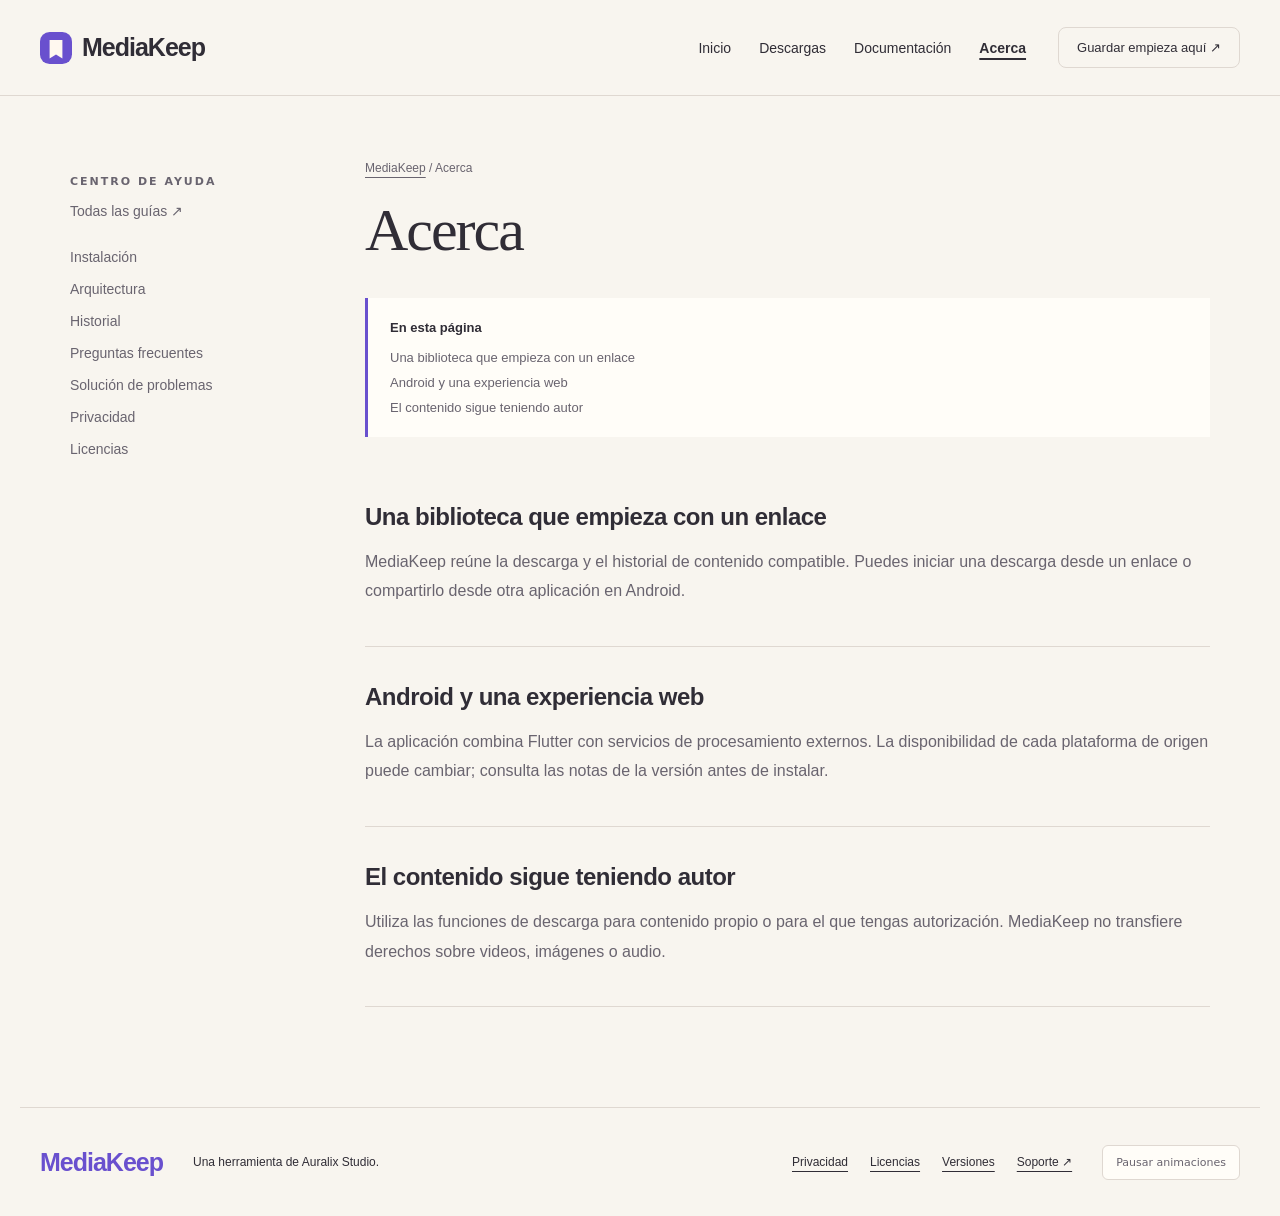
<file: about.html>
<!doctype html><html lang="es"><head><meta charset="utf-8"><meta name="viewport" content="width=device-width,initial-scale=1"><meta name="description" content="Acerca de MediaKeep. Guías, requisitos y recursos del proyecto."><meta name="theme-color" content="#f8f5ef"><meta property="og:title" content="Acerca · MediaKeep"><meta property="og:description" content="Videos, imágenes y audio: reúne lo que quieres volver a ver, desde un enlace y en un mismo lugar."><meta property="og:type" content="website"><title>Acerca · MediaKeep</title><link rel="icon" href="assets/mark.svg" type="image/svg+xml"><link rel="stylesheet" href="style.css"><script src="app.js" defer></script><script src="ui.js" defer></script></head><body data-repository="Auralix-Studio/mediakeep"><a class="skip" href="#content">Ir al contenido</a><header class="header"><a href="index.html" class="brand"><img src="assets/mark.svg" width="32" height="32" alt="">MediaKeep</a><button class="mobile-menu-btn" aria-label="Menú"><span class="menu-bar"></span><span class="menu-bar"></span><span class="menu-bar"></span></button><nav aria-label="Principal"><a href="index.html">Inicio</a><a href="downloads.html">Descargas</a><a href="docs.html">Documentación</a><a aria-current="page" href="about.html">Acerca</a></nav><a class="header-cta" href="downloads.html">Guardar empieza aquí ↗</a></header><main id="content"><div class="doc-layout"><aside><p class="eyebrow">CENTRO DE AYUDA</p><a href="docs.html">Todas las guías ↗</a><nav aria-label="Guías"><a href="install.html" >Instalación</a><a href="architecture.html" >Arquitectura</a><a href="changelog.html" >Historial</a><a href="faq.html" >Preguntas frecuentes</a><a href="troubleshoot.html" >Solución de problemas</a><a href="privacy.html" >Privacidad</a><a href="license.html" >Licencias</a></nav></aside><article><div class="breadcrumb"><a href="index.html">MediaKeep</a> / Acerca</div><h1>Acerca</h1><section class="article-section"><h2>Una biblioteca que empieza con un enlace</h2><p>MediaKeep reúne la descarga y el historial de contenido compatible. Puedes iniciar una descarga desde un enlace o compartirlo desde otra aplicación en Android.</p></section><section class="article-section"><h2>Android y una experiencia web</h2><p>La aplicación combina Flutter con servicios de procesamiento externos. La disponibilidad de cada plataforma de origen puede cambiar; consulta las notas de la versión antes de instalar.</p></section><section class="article-section"><h2>El contenido sigue teniendo autor</h2><p>Utiliza las funciones de descarga para contenido propio o para el que tengas autorización. MediaKeep no transfiere derechos sobre videos, imágenes o audio.</p></section></article></div></main><footer class="footer"><a class="brand" href="index.html">MediaKeep</a><p>Una herramienta de Auralix Studio.</p><nav aria-label="Enlaces del pie"><a href="privacy.html">Privacidad</a><a href="license.html">Licencias</a><a href="changelog.html">Versiones</a><a href="https://github.com/Auralix-Studio/mediakeep/issues">Soporte ↗</a></nav></footer></body></html>
</file>
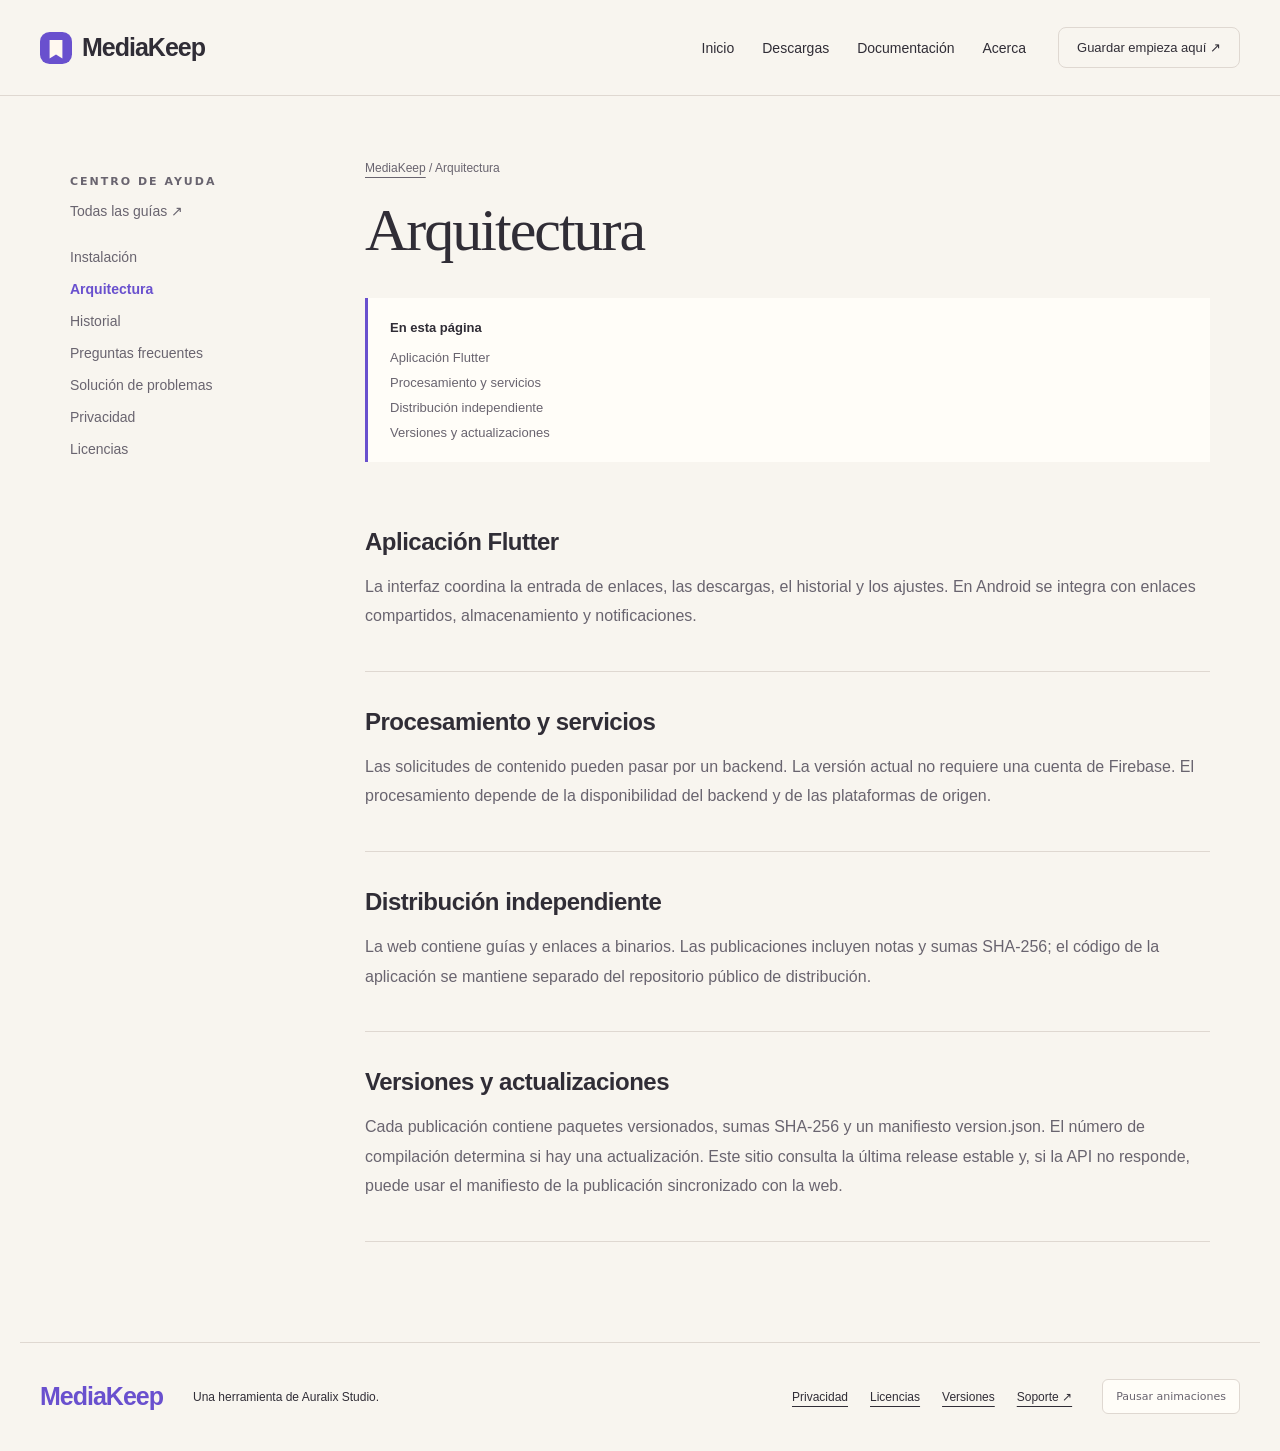
<file: architecture.html>
<!doctype html><html lang="es"><head><meta charset="utf-8"><meta name="viewport" content="width=device-width,initial-scale=1"><meta name="description" content="Arquitectura de MediaKeep. Guías, requisitos y recursos del proyecto."><meta name="theme-color" content="#f8f5ef"><meta property="og:title" content="Arquitectura · MediaKeep"><meta property="og:description" content="Videos, imágenes y audio: reúne lo que quieres volver a ver, desde un enlace y en un mismo lugar."><meta property="og:type" content="website"><title>Arquitectura · MediaKeep</title><link rel="icon" href="assets/mark.svg" type="image/svg+xml"><link rel="stylesheet" href="style.css"><script src="app.js" defer></script><script src="ui.js" defer></script></head><body data-repository="Auralix-Studio/mediakeep"><a class="skip" href="#content">Ir al contenido</a><header class="header"><a href="index.html" class="brand"><img src="assets/mark.svg" width="32" height="32" alt="">MediaKeep</a><button class="mobile-menu-btn" aria-label="Menú"><span class="menu-bar"></span><span class="menu-bar"></span><span class="menu-bar"></span></button><nav aria-label="Principal"><a href="index.html">Inicio</a><a href="downloads.html">Descargas</a><a href="docs.html">Documentación</a><a href="about.html">Acerca</a></nav><a class="header-cta" href="downloads.html">Guardar empieza aquí ↗</a></header><main id="content"><div class="doc-layout"><aside><p class="eyebrow">CENTRO DE AYUDA</p><a href="docs.html">Todas las guías ↗</a><nav aria-label="Guías"><a href="install.html" >Instalación</a><a href="architecture.html" aria-current="page">Arquitectura</a><a href="changelog.html" >Historial</a><a href="faq.html" >Preguntas frecuentes</a><a href="troubleshoot.html" >Solución de problemas</a><a href="privacy.html" >Privacidad</a><a href="license.html" >Licencias</a></nav></aside><article><div class="breadcrumb"><a href="index.html">MediaKeep</a> / Arquitectura</div><h1>Arquitectura</h1><section class="article-section"><h2>Aplicación Flutter</h2><p>La interfaz coordina la entrada de enlaces, las descargas, el historial y los ajustes. En Android se integra con enlaces compartidos, almacenamiento y notificaciones.</p></section><section class="article-section"><h2>Procesamiento y servicios</h2><p>Las solicitudes de contenido pueden pasar por un backend. La versión actual no requiere una cuenta de Firebase. El procesamiento depende de la disponibilidad del backend y de las plataformas de origen.</p></section><section class="article-section"><h2>Distribución independiente</h2><p>La web contiene guías y enlaces a binarios. Las publicaciones incluyen notas y sumas SHA-256; el código de la aplicación se mantiene separado del repositorio público de distribución.</p></section><section class="article-section"><h2>Versiones y actualizaciones</h2><p>Cada publicación contiene paquetes versionados, sumas SHA-256 y un manifiesto version.json. El número de compilación determina si hay una actualización. Este sitio consulta la última release estable y, si la API no responde, puede usar el manifiesto de la publicación sincronizado con la web.</p></section></article></div></main><footer class="footer"><a class="brand" href="index.html">MediaKeep</a><p>Una herramienta de Auralix Studio.</p><nav aria-label="Enlaces del pie"><a href="privacy.html">Privacidad</a><a href="license.html">Licencias</a><a href="changelog.html">Versiones</a><a href="https://github.com/Auralix-Studio/mediakeep/issues">Soporte ↗</a></nav></footer></body></html>
</file>
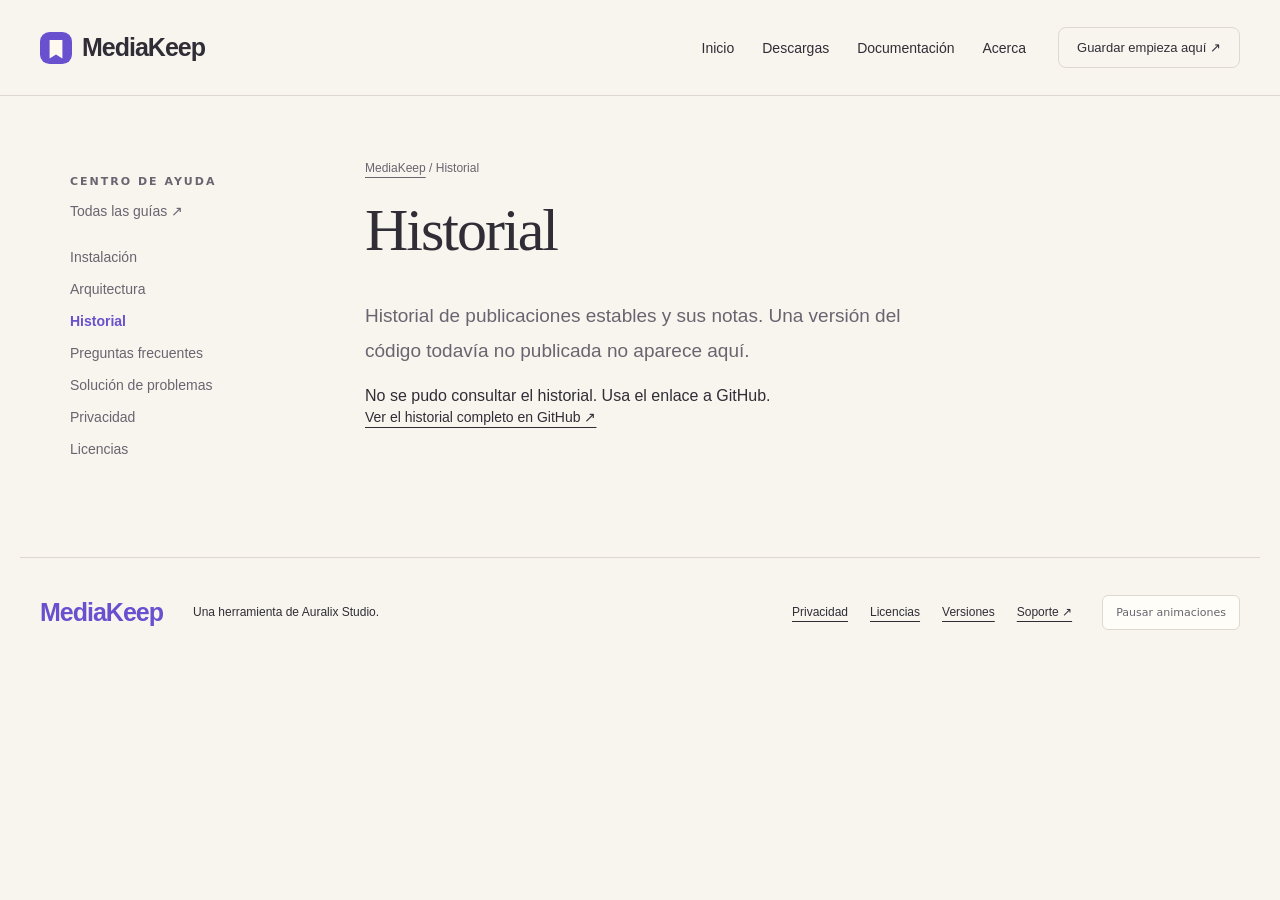
<file: changelog.html>
<!doctype html><html lang="es"><head><meta charset="utf-8"><meta name="viewport" content="width=device-width,initial-scale=1"><meta name="description" content="Historial de MediaKeep. Guías, requisitos y recursos del proyecto."><meta name="theme-color" content="#f8f5ef"><meta property="og:title" content="Historial · MediaKeep"><meta property="og:description" content="Videos, imágenes y audio: reúne lo que quieres volver a ver, desde un enlace y en un mismo lugar."><meta property="og:type" content="website"><title>Historial · MediaKeep</title><link rel="icon" href="assets/mark.svg" type="image/svg+xml"><link rel="stylesheet" href="style.css"><script src="app.js" defer></script><script src="ui.js" defer></script></head><body data-repository="Auralix-Studio/mediakeep"><a class="skip" href="#content">Ir al contenido</a><header class="header"><a href="index.html" class="brand"><img src="assets/mark.svg" width="32" height="32" alt="">MediaKeep</a><button class="mobile-menu-btn" aria-label="Menú"><span class="menu-bar"></span><span class="menu-bar"></span><span class="menu-bar"></span></button><nav aria-label="Principal"><a href="index.html">Inicio</a><a href="downloads.html">Descargas</a><a href="docs.html">Documentación</a><a href="about.html">Acerca</a></nav><a class="header-cta" href="downloads.html">Guardar empieza aquí ↗</a></header><main id="content"><div class="doc-layout"><aside><p class="eyebrow">CENTRO DE AYUDA</p><a href="docs.html">Todas las guías ↗</a><nav aria-label="Guías"><a href="install.html" >Instalación</a><a href="architecture.html" >Arquitectura</a><a href="changelog.html" aria-current="page">Historial</a><a href="faq.html" >Preguntas frecuentes</a><a href="troubleshoot.html" >Solución de problemas</a><a href="privacy.html" >Privacidad</a><a href="license.html" >Licencias</a></nav></aside><article><div class="breadcrumb"><a href="index.html">MediaKeep</a> / Historial</div><h1>Historial</h1><p class="lead">Historial de publicaciones estables y sus notas. Una versión del código todavía no publicada no aparece aquí.</p><div id="history" aria-live="polite"><p>Consultando historial…</p></div><a class="text-link" href="https://github.com/Auralix-Studio/mediakeep/releases">Ver el historial completo en GitHub ↗</a><noscript>Consulta el historial completo mediante el enlace a GitHub.</noscript></article></div></main><footer class="footer"><a class="brand" href="index.html">MediaKeep</a><p>Una herramienta de Auralix Studio.</p><nav aria-label="Enlaces del pie"><a href="privacy.html">Privacidad</a><a href="license.html">Licencias</a><a href="changelog.html">Versiones</a><a href="https://github.com/Auralix-Studio/mediakeep/issues">Soporte ↗</a></nav></footer></body></html>
</file>
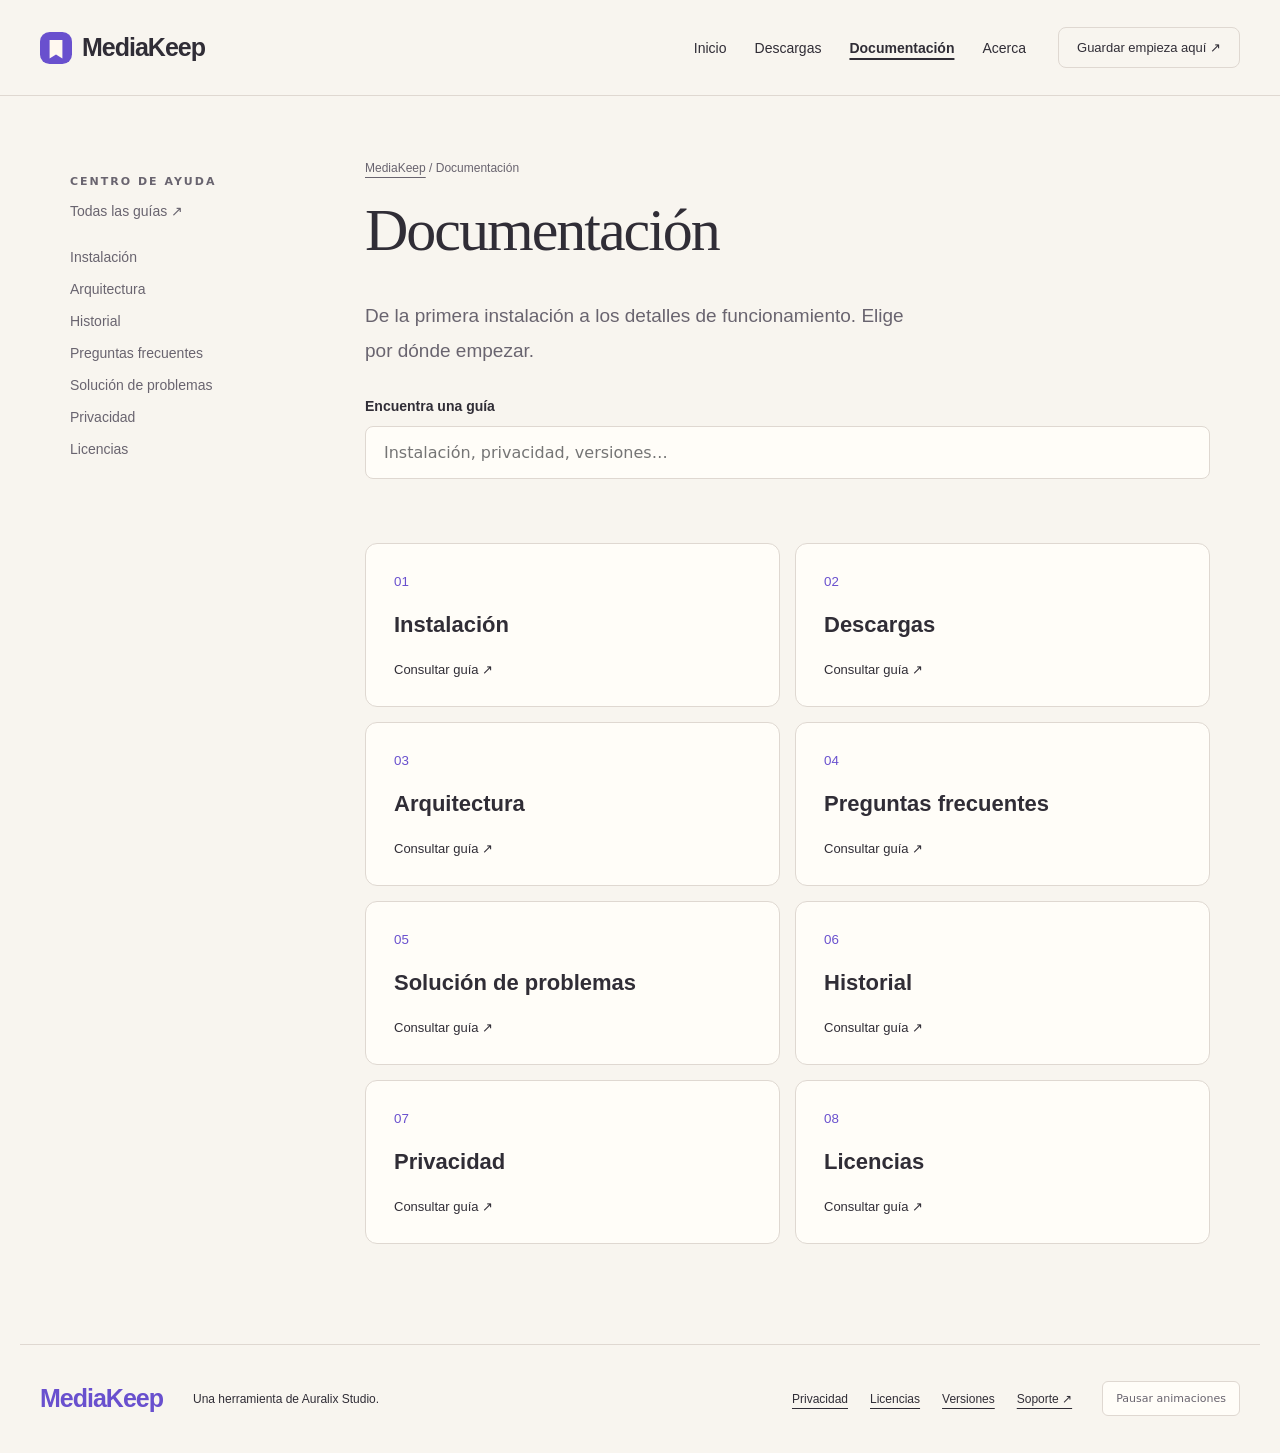
<file: docs.html>
<!doctype html><html lang="es"><head><meta charset="utf-8"><meta name="viewport" content="width=device-width,initial-scale=1"><meta name="description" content="Documentación de MediaKeep. Guías, requisitos y recursos del proyecto."><meta name="theme-color" content="#f8f5ef"><meta property="og:title" content="Documentación · MediaKeep"><meta property="og:description" content="Videos, imágenes y audio: reúne lo que quieres volver a ver, desde un enlace y en un mismo lugar."><meta property="og:type" content="website"><title>Documentación · MediaKeep</title><link rel="icon" href="assets/mark.svg" type="image/svg+xml"><link rel="stylesheet" href="style.css"><script src="app.js" defer></script><script src="ui.js" defer></script></head><body data-repository="Auralix-Studio/mediakeep"><a class="skip" href="#content">Ir al contenido</a><header class="header"><a href="index.html" class="brand"><img src="assets/mark.svg" width="32" height="32" alt="">MediaKeep</a><button class="mobile-menu-btn" aria-label="Menú"><span class="menu-bar"></span><span class="menu-bar"></span><span class="menu-bar"></span></button><nav aria-label="Principal"><a href="index.html">Inicio</a><a href="downloads.html">Descargas</a><a aria-current="page" href="docs.html">Documentación</a><a href="about.html">Acerca</a></nav><a class="header-cta" href="downloads.html">Guardar empieza aquí ↗</a></header><main id="content"><div class="doc-layout"><aside><p class="eyebrow">CENTRO DE AYUDA</p><a href="docs.html">Todas las guías ↗</a><nav aria-label="Guías"><a href="install.html" >Instalación</a><a href="architecture.html" >Arquitectura</a><a href="changelog.html" >Historial</a><a href="faq.html" >Preguntas frecuentes</a><a href="troubleshoot.html" >Solución de problemas</a><a href="privacy.html" >Privacidad</a><a href="license.html" >Licencias</a></nav></aside><article><div class="breadcrumb"><a href="index.html">MediaKeep</a> / Documentación</div><h1>Documentación</h1><p class="lead">De la primera instalación a los detalles de funcionamiento. Elige por dónde empezar.</p><div class="doc-grid"><a class="doc-card" href="install.html"><small>01</small><h2>Instalación</h2><span>Consultar guía ↗</span></a><a class="doc-card" href="downloads.html"><small>02</small><h2>Descargas</h2><span>Consultar guía ↗</span></a><a class="doc-card" href="architecture.html"><small>03</small><h2>Arquitectura</h2><span>Consultar guía ↗</span></a><a class="doc-card" href="faq.html"><small>04</small><h2>Preguntas frecuentes</h2><span>Consultar guía ↗</span></a><a class="doc-card" href="troubleshoot.html"><small>05</small><h2>Solución de problemas</h2><span>Consultar guía ↗</span></a><a class="doc-card" href="changelog.html"><small>06</small><h2>Historial</h2><span>Consultar guía ↗</span></a><a class="doc-card" href="privacy.html"><small>07</small><h2>Privacidad</h2><span>Consultar guía ↗</span></a><a class="doc-card" href="license.html"><small>08</small><h2>Licencias</h2><span>Consultar guía ↗</span></a></div></article></div></main><footer class="footer"><a class="brand" href="index.html">MediaKeep</a><p>Una herramienta de Auralix Studio.</p><nav aria-label="Enlaces del pie"><a href="privacy.html">Privacidad</a><a href="license.html">Licencias</a><a href="changelog.html">Versiones</a><a href="https://github.com/Auralix-Studio/mediakeep/issues">Soporte ↗</a></nav></footer></body></html>
</file>
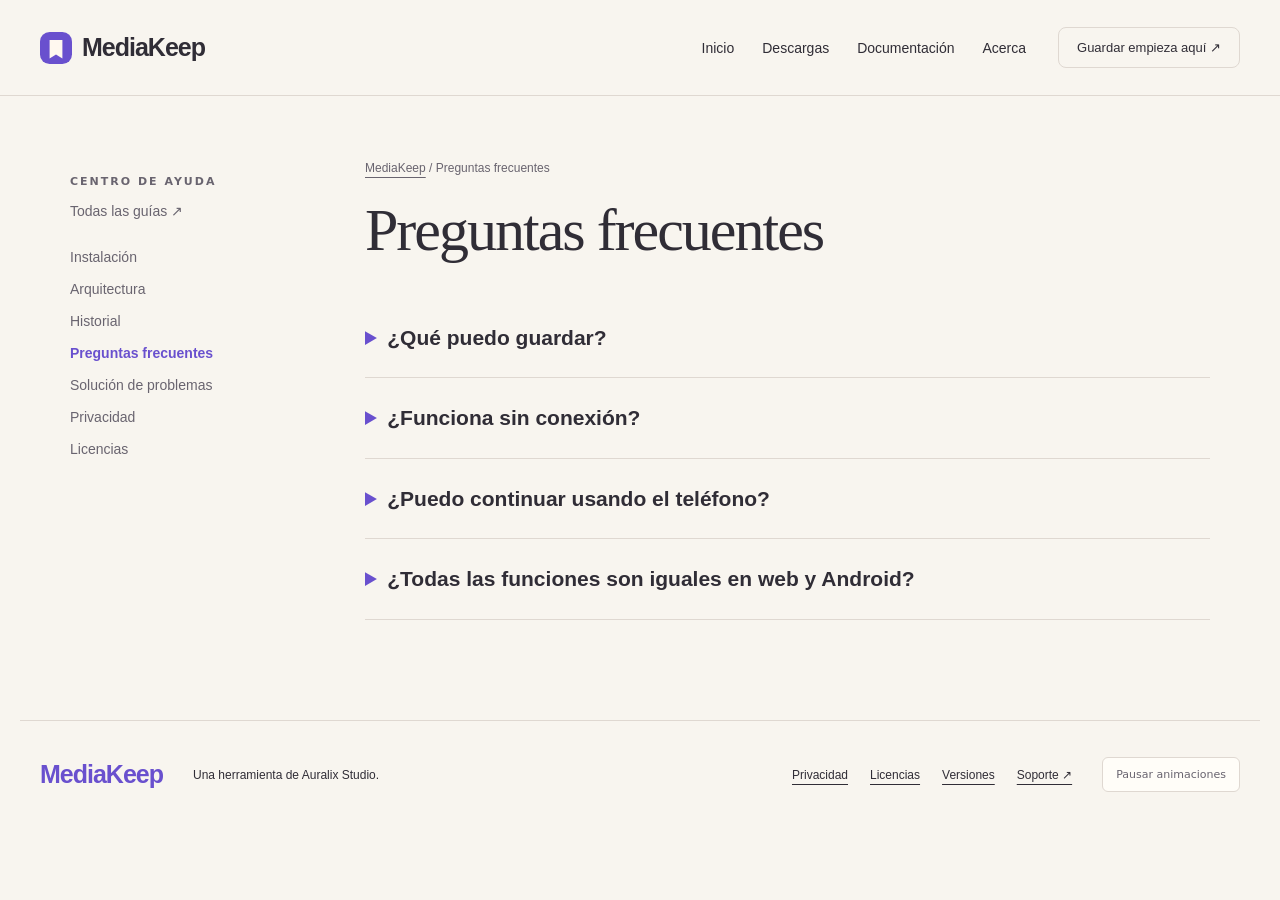
<file: faq.html>
<!doctype html><html lang="es"><head><meta charset="utf-8"><meta name="viewport" content="width=device-width,initial-scale=1"><meta name="description" content="Preguntas frecuentes de MediaKeep. Guías, requisitos y recursos del proyecto."><meta name="theme-color" content="#f8f5ef"><meta property="og:title" content="Preguntas frecuentes · MediaKeep"><meta property="og:description" content="Videos, imágenes y audio: reúne lo que quieres volver a ver, desde un enlace y en un mismo lugar."><meta property="og:type" content="website"><title>Preguntas frecuentes · MediaKeep</title><link rel="icon" href="assets/mark.svg" type="image/svg+xml"><link rel="stylesheet" href="style.css"><script src="app.js" defer></script><script src="ui.js" defer></script></head><body data-repository="Auralix-Studio/mediakeep"><a class="skip" href="#content">Ir al contenido</a><header class="header"><a href="index.html" class="brand"><img src="assets/mark.svg" width="32" height="32" alt="">MediaKeep</a><button class="mobile-menu-btn" aria-label="Menú"><span class="menu-bar"></span><span class="menu-bar"></span><span class="menu-bar"></span></button><nav aria-label="Principal"><a href="index.html">Inicio</a><a href="downloads.html">Descargas</a><a href="docs.html">Documentación</a><a href="about.html">Acerca</a></nav><a class="header-cta" href="downloads.html">Guardar empieza aquí ↗</a></header><main id="content"><div class="doc-layout"><aside><p class="eyebrow">CENTRO DE AYUDA</p><a href="docs.html">Todas las guías ↗</a><nav aria-label="Guías"><a href="install.html" >Instalación</a><a href="architecture.html" >Arquitectura</a><a href="changelog.html" >Historial</a><a href="faq.html" aria-current="page">Preguntas frecuentes</a><a href="troubleshoot.html" >Solución de problemas</a><a href="privacy.html" >Privacidad</a><a href="license.html" >Licencias</a></nav></aside><article><div class="breadcrumb"><a href="index.html">MediaKeep</a> / Preguntas frecuentes</div><h1>Preguntas frecuentes</h1><section class="article-section"><h2>¿Qué puedo guardar?</h2><p>Contenido compatible de las plataformas admitidas por la versión instalada. La disponibilidad puede variar según el enlace, las restricciones del origen y tu acceso.</p></section><section class="article-section"><h2>¿Funciona sin conexión?</h2><p>Puedes acceder a archivos que ya guardaste. Resolver enlaces y descargar contenido nuevo requiere conexión y puede depender de servicios externos.</p></section><section class="article-section"><h2>¿Puedo continuar usando el teléfono?</h2><p>Android dispone de descargas en segundo plano y notificaciones. Los límites de batería y las restricciones del sistema pueden interrumpirlas.</p></section><section class="article-section"><h2>¿Todas las funciones son iguales en web y Android?</h2><p>No. La integración con archivos compartidos, notificaciones y almacenamiento depende de la plataforma.</p></section></article></div></main><footer class="footer"><a class="brand" href="index.html">MediaKeep</a><p>Una herramienta de Auralix Studio.</p><nav aria-label="Enlaces del pie"><a href="privacy.html">Privacidad</a><a href="license.html">Licencias</a><a href="changelog.html">Versiones</a><a href="https://github.com/Auralix-Studio/mediakeep/issues">Soporte ↗</a></nav></footer></body></html>
</file>
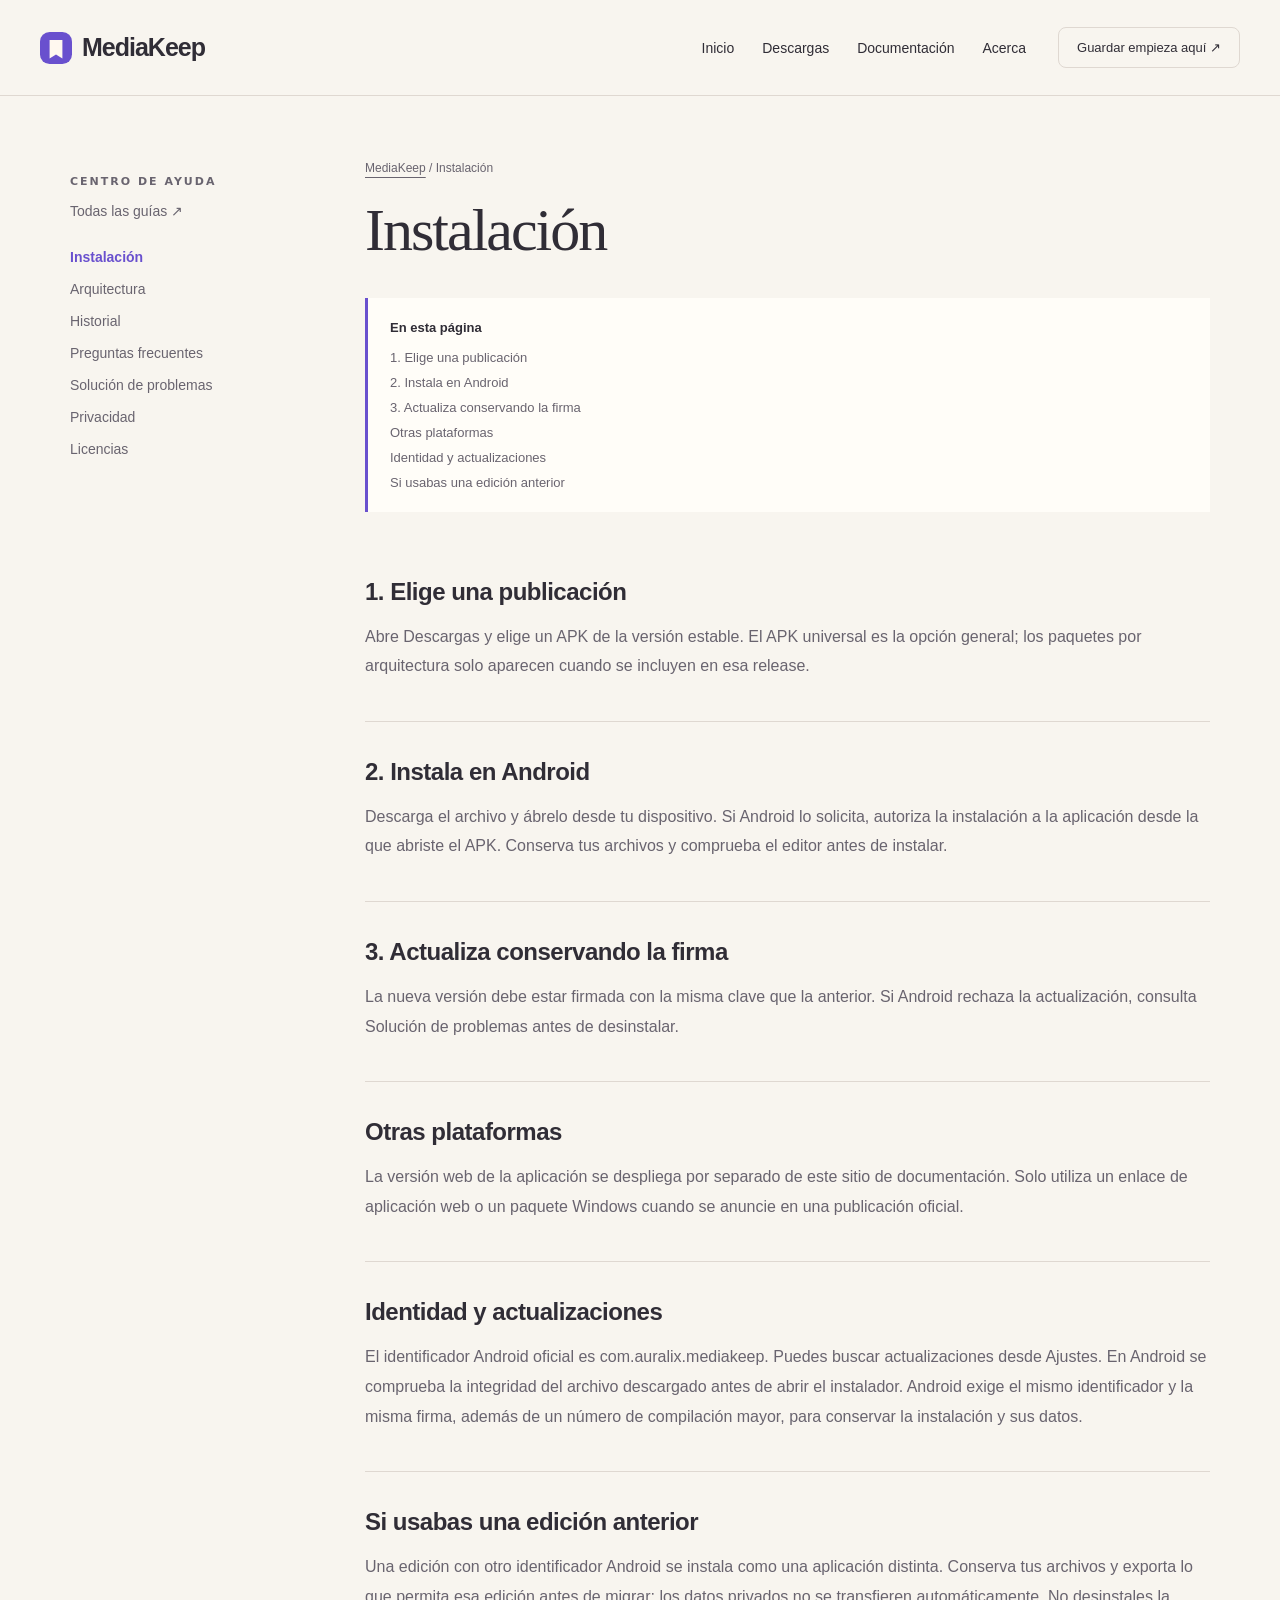
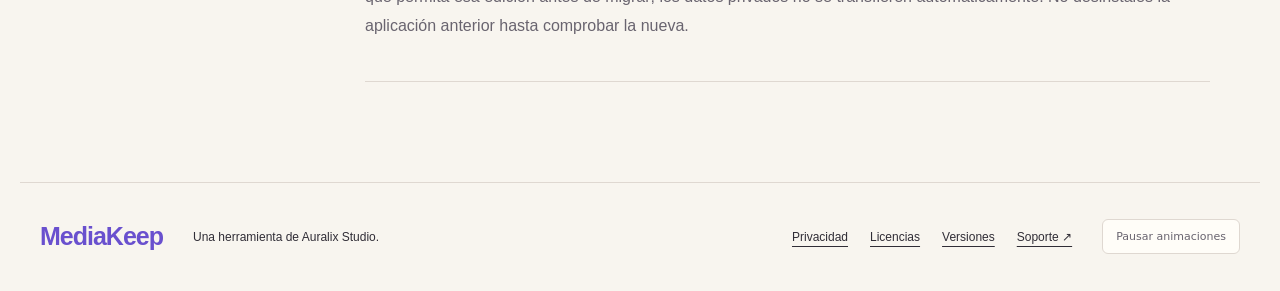
<file: install.html>
<!doctype html><html lang="es"><head><meta charset="utf-8"><meta name="viewport" content="width=device-width,initial-scale=1"><meta name="description" content="Instalación de MediaKeep. Guías, requisitos y recursos del proyecto."><meta name="theme-color" content="#f8f5ef"><meta property="og:title" content="Instalación · MediaKeep"><meta property="og:description" content="Videos, imágenes y audio: reúne lo que quieres volver a ver, desde un enlace y en un mismo lugar."><meta property="og:type" content="website"><title>Instalación · MediaKeep</title><link rel="icon" href="assets/mark.svg" type="image/svg+xml"><link rel="stylesheet" href="style.css"><script src="app.js" defer></script><script src="ui.js" defer></script></head><body data-repository="Auralix-Studio/mediakeep"><a class="skip" href="#content">Ir al contenido</a><header class="header"><a href="index.html" class="brand"><img src="assets/mark.svg" width="32" height="32" alt="">MediaKeep</a><button class="mobile-menu-btn" aria-label="Menú"><span class="menu-bar"></span><span class="menu-bar"></span><span class="menu-bar"></span></button><nav aria-label="Principal"><a href="index.html">Inicio</a><a href="downloads.html">Descargas</a><a href="docs.html">Documentación</a><a href="about.html">Acerca</a></nav><a class="header-cta" href="downloads.html">Guardar empieza aquí ↗</a></header><main id="content"><div class="doc-layout"><aside><p class="eyebrow">CENTRO DE AYUDA</p><a href="docs.html">Todas las guías ↗</a><nav aria-label="Guías"><a href="install.html" aria-current="page">Instalación</a><a href="architecture.html" >Arquitectura</a><a href="changelog.html" >Historial</a><a href="faq.html" >Preguntas frecuentes</a><a href="troubleshoot.html" >Solución de problemas</a><a href="privacy.html" >Privacidad</a><a href="license.html" >Licencias</a></nav></aside><article><div class="breadcrumb"><a href="index.html">MediaKeep</a> / Instalación</div><h1>Instalación</h1><section class="article-section"><h2>1. Elige una publicación</h2><p>Abre Descargas y elige un APK de la versión estable. El APK universal es la opción general; los paquetes por arquitectura solo aparecen cuando se incluyen en esa release.</p></section><section class="article-section"><h2>2. Instala en Android</h2><p>Descarga el archivo y ábrelo desde tu dispositivo. Si Android lo solicita, autoriza la instalación a la aplicación desde la que abriste el APK. Conserva tus archivos y comprueba el editor antes de instalar.</p></section><section class="article-section"><h2>3. Actualiza conservando la firma</h2><p>La nueva versión debe estar firmada con la misma clave que la anterior. Si Android rechaza la actualización, consulta Solución de problemas antes de desinstalar.</p></section><section class="article-section"><h2>Otras plataformas</h2><p>La versión web de la aplicación se despliega por separado de este sitio de documentación. Solo utiliza un enlace de aplicación web o un paquete Windows cuando se anuncie en una publicación oficial.</p></section><section class="article-section"><h2>Identidad y actualizaciones</h2><p>El identificador Android oficial es com.auralix.mediakeep. Puedes buscar actualizaciones desde Ajustes. En Android se comprueba la integridad del archivo descargado antes de abrir el instalador. Android exige el mismo identificador y la misma firma, además de un número de compilación mayor, para conservar la instalación y sus datos.</p></section><section class="article-section"><h2>Si usabas una edición anterior</h2><p>Una edición con otro identificador Android se instala como una aplicación distinta. Conserva tus archivos y exporta lo que permita esa edición antes de migrar; los datos privados no se transfieren automáticamente. No desinstales la aplicación anterior hasta comprobar la nueva.</p></section></article></div></main><footer class="footer"><a class="brand" href="index.html">MediaKeep</a><p>Una herramienta de Auralix Studio.</p><nav aria-label="Enlaces del pie"><a href="privacy.html">Privacidad</a><a href="license.html">Licencias</a><a href="changelog.html">Versiones</a><a href="https://github.com/Auralix-Studio/mediakeep/issues">Soporte ↗</a></nav></footer></body></html>
</file>
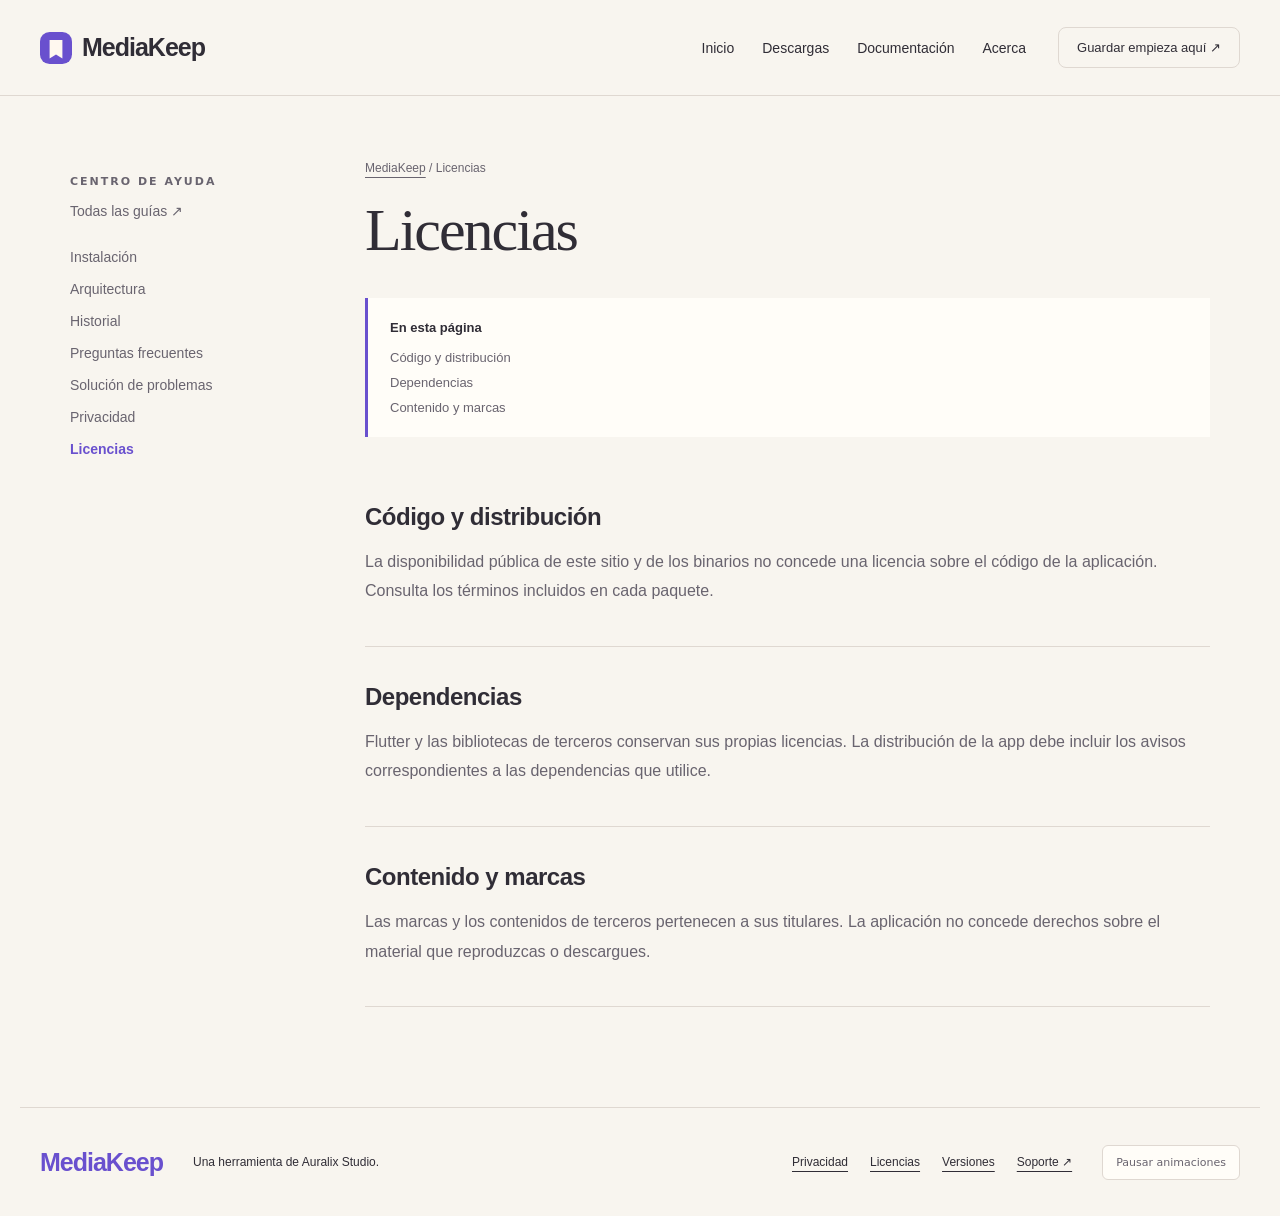
<file: license.html>
<!doctype html><html lang="es"><head><meta charset="utf-8"><meta name="viewport" content="width=device-width,initial-scale=1"><meta name="description" content="Licencias de MediaKeep. Guías, requisitos y recursos del proyecto."><meta name="theme-color" content="#f8f5ef"><meta property="og:title" content="Licencias · MediaKeep"><meta property="og:description" content="Videos, imágenes y audio: reúne lo que quieres volver a ver, desde un enlace y en un mismo lugar."><meta property="og:type" content="website"><title>Licencias · MediaKeep</title><link rel="icon" href="assets/mark.svg" type="image/svg+xml"><link rel="stylesheet" href="style.css"><script src="app.js" defer></script><script src="ui.js" defer></script></head><body data-repository="Auralix-Studio/mediakeep"><a class="skip" href="#content">Ir al contenido</a><header class="header"><a href="index.html" class="brand"><img src="assets/mark.svg" width="32" height="32" alt="">MediaKeep</a><button class="mobile-menu-btn" aria-label="Menú"><span class="menu-bar"></span><span class="menu-bar"></span><span class="menu-bar"></span></button><nav aria-label="Principal"><a href="index.html">Inicio</a><a href="downloads.html">Descargas</a><a href="docs.html">Documentación</a><a href="about.html">Acerca</a></nav><a class="header-cta" href="downloads.html">Guardar empieza aquí ↗</a></header><main id="content"><div class="doc-layout"><aside><p class="eyebrow">CENTRO DE AYUDA</p><a href="docs.html">Todas las guías ↗</a><nav aria-label="Guías"><a href="install.html" >Instalación</a><a href="architecture.html" >Arquitectura</a><a href="changelog.html" >Historial</a><a href="faq.html" >Preguntas frecuentes</a><a href="troubleshoot.html" >Solución de problemas</a><a href="privacy.html" >Privacidad</a><a href="license.html" aria-current="page">Licencias</a></nav></aside><article><div class="breadcrumb"><a href="index.html">MediaKeep</a> / Licencias</div><h1>Licencias</h1><section class="article-section"><h2>Código y distribución</h2><p>La disponibilidad pública de este sitio y de los binarios no concede una licencia sobre el código de la aplicación. Consulta los términos incluidos en cada paquete.</p></section><section class="article-section"><h2>Dependencias</h2><p>Flutter y las bibliotecas de terceros conservan sus propias licencias. La distribución de la app debe incluir los avisos correspondientes a las dependencias que utilice.</p></section><section class="article-section"><h2>Contenido y marcas</h2><p>Las marcas y los contenidos de terceros pertenecen a sus titulares. La aplicación no concede derechos sobre el material que reproduzcas o descargues.</p></section></article></div></main><footer class="footer"><a class="brand" href="index.html">MediaKeep</a><p>Una herramienta de Auralix Studio.</p><nav aria-label="Enlaces del pie"><a href="privacy.html">Privacidad</a><a href="license.html">Licencias</a><a href="changelog.html">Versiones</a><a href="https://github.com/Auralix-Studio/mediakeep/issues">Soporte ↗</a></nav></footer></body></html>
</file>
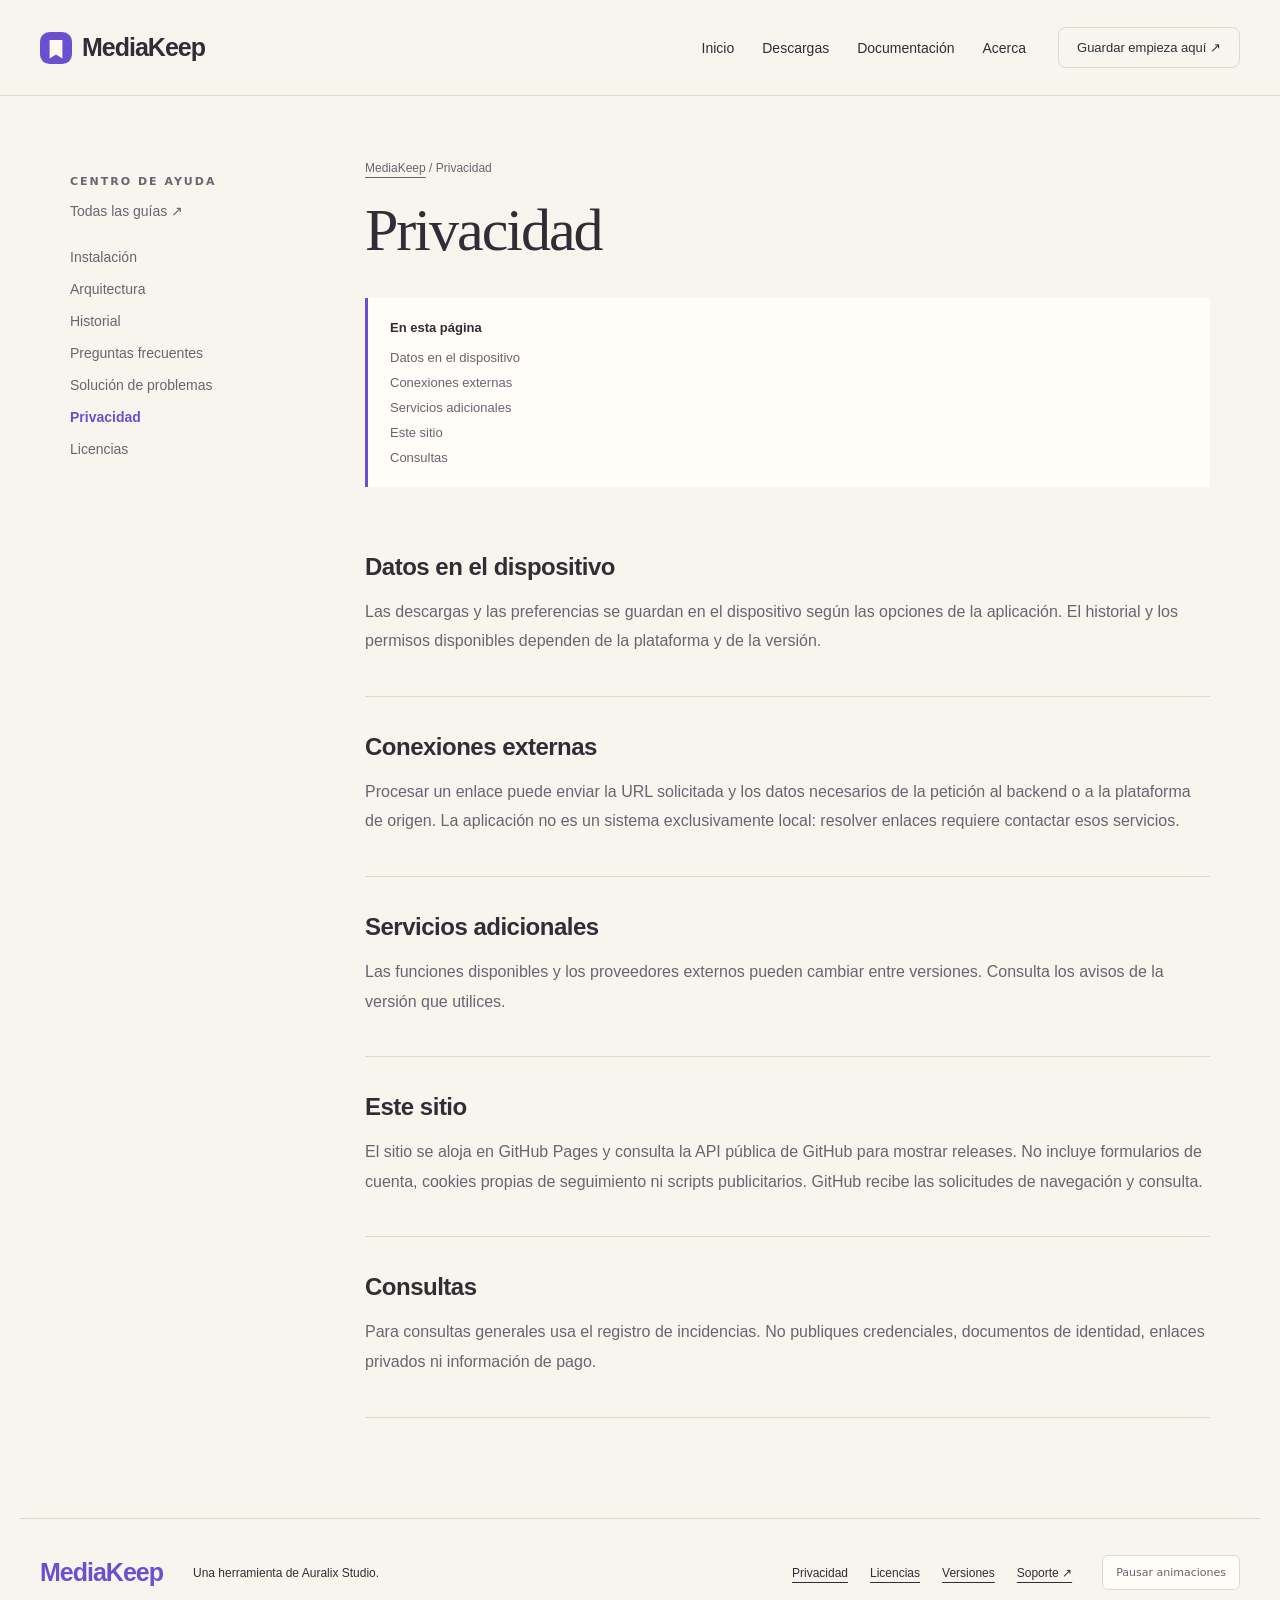
<file: privacy.html>
<!doctype html><html lang="es"><head><meta charset="utf-8"><meta name="viewport" content="width=device-width,initial-scale=1"><meta name="description" content="Privacidad de MediaKeep. Guías, requisitos y recursos del proyecto."><meta name="theme-color" content="#f8f5ef"><meta property="og:title" content="Privacidad · MediaKeep"><meta property="og:description" content="Videos, imágenes y audio: reúne lo que quieres volver a ver, desde un enlace y en un mismo lugar."><meta property="og:type" content="website"><title>Privacidad · MediaKeep</title><link rel="icon" href="assets/mark.svg" type="image/svg+xml"><link rel="stylesheet" href="style.css"><script src="app.js" defer></script><script src="ui.js" defer></script></head><body data-repository="Auralix-Studio/mediakeep"><a class="skip" href="#content">Ir al contenido</a><header class="header"><a href="index.html" class="brand"><img src="assets/mark.svg" width="32" height="32" alt="">MediaKeep</a><button class="mobile-menu-btn" aria-label="Menú"><span class="menu-bar"></span><span class="menu-bar"></span><span class="menu-bar"></span></button><nav aria-label="Principal"><a href="index.html">Inicio</a><a href="downloads.html">Descargas</a><a href="docs.html">Documentación</a><a href="about.html">Acerca</a></nav><a class="header-cta" href="downloads.html">Guardar empieza aquí ↗</a></header><main id="content"><div class="doc-layout"><aside><p class="eyebrow">CENTRO DE AYUDA</p><a href="docs.html">Todas las guías ↗</a><nav aria-label="Guías"><a href="install.html" >Instalación</a><a href="architecture.html" >Arquitectura</a><a href="changelog.html" >Historial</a><a href="faq.html" >Preguntas frecuentes</a><a href="troubleshoot.html" >Solución de problemas</a><a href="privacy.html" aria-current="page">Privacidad</a><a href="license.html" >Licencias</a></nav></aside><article><div class="breadcrumb"><a href="index.html">MediaKeep</a> / Privacidad</div><h1>Privacidad</h1><section class="article-section"><h2>Datos en el dispositivo</h2><p>Las descargas y las preferencias se guardan en el dispositivo según las opciones de la aplicación. El historial y los permisos disponibles dependen de la plataforma y de la versión.</p></section><section class="article-section"><h2>Conexiones externas</h2><p>Procesar un enlace puede enviar la URL solicitada y los datos necesarios de la petición al backend o a la plataforma de origen. La aplicación no es un sistema exclusivamente local: resolver enlaces requiere contactar esos servicios.</p></section><section class="article-section"><h2>Servicios adicionales</h2><p>Las funciones disponibles y los proveedores externos pueden cambiar entre versiones. Consulta los avisos de la versión que utilices.</p></section><section class="article-section"><h2>Este sitio</h2><p>El sitio se aloja en GitHub Pages y consulta la API pública de GitHub para mostrar releases. No incluye formularios de cuenta, cookies propias de seguimiento ni scripts publicitarios. GitHub recibe las solicitudes de navegación y consulta.</p></section><section class="article-section"><h2>Consultas</h2><p>Para consultas generales usa el registro de incidencias. No publiques credenciales, documentos de identidad, enlaces privados ni información de pago.</p></section></article></div></main><footer class="footer"><a class="brand" href="index.html">MediaKeep</a><p>Una herramienta de Auralix Studio.</p><nav aria-label="Enlaces del pie"><a href="privacy.html">Privacidad</a><a href="license.html">Licencias</a><a href="changelog.html">Versiones</a><a href="https://github.com/Auralix-Studio/mediakeep/issues">Soporte ↗</a></nav></footer></body></html>
</file>
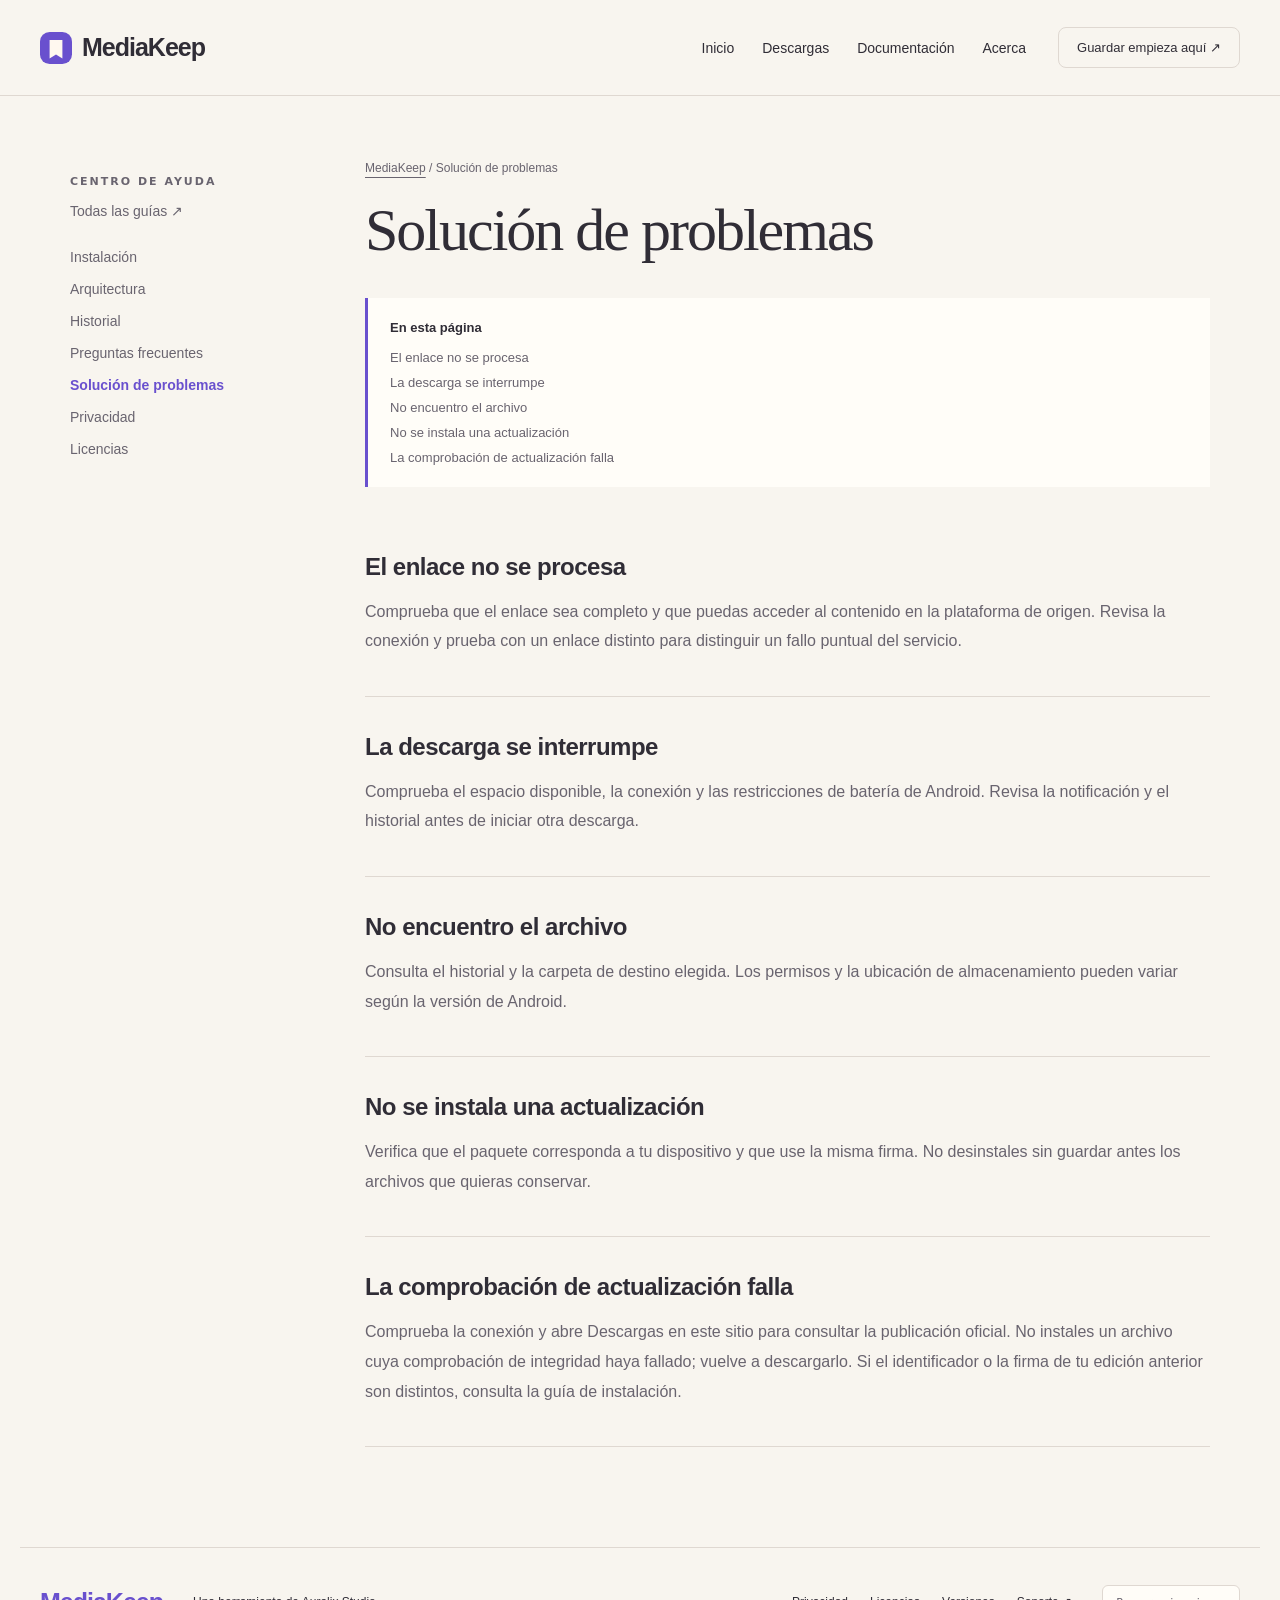
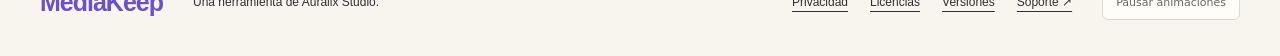
<file: troubleshoot.html>
<!doctype html><html lang="es"><head><meta charset="utf-8"><meta name="viewport" content="width=device-width,initial-scale=1"><meta name="description" content="Solución de problemas de MediaKeep. Guías, requisitos y recursos del proyecto."><meta name="theme-color" content="#f8f5ef"><meta property="og:title" content="Solución de problemas · MediaKeep"><meta property="og:description" content="Videos, imágenes y audio: reúne lo que quieres volver a ver, desde un enlace y en un mismo lugar."><meta property="og:type" content="website"><title>Solución de problemas · MediaKeep</title><link rel="icon" href="assets/mark.svg" type="image/svg+xml"><link rel="stylesheet" href="style.css"><script src="app.js" defer></script><script src="ui.js" defer></script></head><body data-repository="Auralix-Studio/mediakeep"><a class="skip" href="#content">Ir al contenido</a><header class="header"><a href="index.html" class="brand"><img src="assets/mark.svg" width="32" height="32" alt="">MediaKeep</a><button class="mobile-menu-btn" aria-label="Menú"><span class="menu-bar"></span><span class="menu-bar"></span><span class="menu-bar"></span></button><nav aria-label="Principal"><a href="index.html">Inicio</a><a href="downloads.html">Descargas</a><a href="docs.html">Documentación</a><a href="about.html">Acerca</a></nav><a class="header-cta" href="downloads.html">Guardar empieza aquí ↗</a></header><main id="content"><div class="doc-layout"><aside><p class="eyebrow">CENTRO DE AYUDA</p><a href="docs.html">Todas las guías ↗</a><nav aria-label="Guías"><a href="install.html" >Instalación</a><a href="architecture.html" >Arquitectura</a><a href="changelog.html" >Historial</a><a href="faq.html" >Preguntas frecuentes</a><a href="troubleshoot.html" aria-current="page">Solución de problemas</a><a href="privacy.html" >Privacidad</a><a href="license.html" >Licencias</a></nav></aside><article><div class="breadcrumb"><a href="index.html">MediaKeep</a> / Solución de problemas</div><h1>Solución de problemas</h1><section class="article-section"><h2>El enlace no se procesa</h2><p>Comprueba que el enlace sea completo y que puedas acceder al contenido en la plataforma de origen. Revisa la conexión y prueba con un enlace distinto para distinguir un fallo puntual del servicio.</p></section><section class="article-section"><h2>La descarga se interrumpe</h2><p>Comprueba el espacio disponible, la conexión y las restricciones de batería de Android. Revisa la notificación y el historial antes de iniciar otra descarga.</p></section><section class="article-section"><h2>No encuentro el archivo</h2><p>Consulta el historial y la carpeta de destino elegida. Los permisos y la ubicación de almacenamiento pueden variar según la versión de Android.</p></section><section class="article-section"><h2>No se instala una actualización</h2><p>Verifica que el paquete corresponda a tu dispositivo y que use la misma firma. No desinstales sin guardar antes los archivos que quieras conservar.</p></section><section class="article-section"><h2>La comprobación de actualización falla</h2><p>Comprueba la conexión y abre Descargas en este sitio para consultar la publicación oficial. No instales un archivo cuya comprobación de integridad haya fallado; vuelve a descargarlo. Si el identificador o la firma de tu edición anterior son distintos, consulta la guía de instalación.</p></section></article></div></main><footer class="footer"><a class="brand" href="index.html">MediaKeep</a><p>Una herramienta de Auralix Studio.</p><nav aria-label="Enlaces del pie"><a href="privacy.html">Privacidad</a><a href="license.html">Licencias</a><a href="changelog.html">Versiones</a><a href="https://github.com/Auralix-Studio/mediakeep/issues">Soporte ↗</a></nav></footer></body></html>
</file>
<file: style.css>
*{box-sizing:border-box}html{scroll-behavior:smooth}body{margin:0}a{color:inherit;text-underline-offset:5px}a:focus-visible,summary:focus-visible{outline:3px solid var(--accent);outline-offset:6px}img{max-width:100%}.skip{position:absolute;top:-100px;left:15px;z-index:9}.skip:focus{top:12px;background:var(--paper);padding:12px}.header{max-width:1320px;margin:auto;padding:27px 40px;display:flex;align-items:center;gap:32px}.brand{display:flex;align-items:center;gap:10px;text-decoration:none;font-weight:800;font-size:25px;letter-spacing:-1px}.header nav{display:flex;gap:28px;margin-left:auto}.header nav a{text-decoration:none;font-size:14px}.header nav a[aria-current]{font-weight:800;text-decoration:underline;text-decoration-thickness:2px}.header-cta{font-size:13px;text-decoration:none;padding:12px 18px;border:1px solid var(--line);border-radius:8px}.eyebrow{font:600 11px/1.7 system-ui;letter-spacing:2px}.lead{font-size:19px;line-height:1.65;max-width:570px}.actions{display:flex;align-items:center;gap:26px;flex-wrap:wrap}.button{display:inline-flex;align-items:center;gap:30px;padding:18px 25px;background:var(--accent);color:var(--button-text);text-decoration:none;font-size:14px;font-weight:700}.text-link{font-size:14px;line-height:1.8}.micro{font-size:10px;letter-spacing:2px;margin-top:28px}.footer{max-width:1240px;margin:75px auto 0;padding:35px 20px;border-top:1px solid var(--line);display:flex;align-items:center;gap:30px}.footer p{font-size:12px}.footer nav{margin-left:auto;display:flex;gap:22px;font-size:12px}.doc-layout{max-width:1200px;margin:65px auto 100px;padding:0 30px;display:grid;grid-template-columns:220px minmax(0,1fr);gap:75px}.doc-layout aside{font-size:14px;align-self:start;position:sticky;top:24px}.doc-layout aside nav{display:grid;gap:16px;margin-top:30px}.doc-layout aside a{text-decoration:none;color:var(--muted)}.doc-layout aside [aria-current]{color:var(--accent);font-weight:700}.breadcrumb{font-size:12px;color:var(--muted);margin-bottom:24px}.doc-layout h1{font-size:clamp(38px,5vw,60px);line-height:1.06;letter-spacing:-2px;margin:0 0 35px}.doc-layout p{line-height:1.85;color:var(--muted)}.article-section{padding:12px 0 24px;border-bottom:1px solid var(--line)}.article-section h2{font-size:24px;letter-spacing:-.5px;margin:24px 0 10px}.doc-grid{display:grid;grid-template-columns:1fr 1fr;gap:15px;margin-top:35px}.doc-card{text-decoration:none;padding:28px;border:1px solid var(--line);background:var(--panel)}.doc-card small{color:var(--accent)}.doc-card h2{font-size:22px;margin:22px 0}.doc-card span{font-size:13px}.release-panel{background:var(--panel);padding:30px;border:1px solid var(--line);margin:35px 0}.release-panel h2{font-size:23px;line-height:1.5}.assets{display:grid;gap:12px;margin:25px 0}.assets a{padding:16px;border:1px solid var(--line);border-radius:6px;overflow-wrap:anywhere;font-size:14px}pre{white-space:pre-wrap;overflow-wrap:anywhere;font:14px/1.8 system-ui;color:var(--muted)}.release-entry{padding:25px 0;border-bottom:1px solid var(--line)}.release-entry a{font-size:24px;font-weight:700}noscript{display:block;padding:15px}.doc-layout article{min-width:0}@media(max-width:950px){.header{padding:22px 24px;gap:18px}.header-cta{display:none}.doc-layout{gap:35px;grid-template-columns:180px minmax(0,1fr)}.footer{flex-wrap:wrap}.footer nav{margin-left:0}}@media(max-width:650px){.header{flex-wrap:wrap;padding:20px}.header nav{order:2;width:100%;margin:6px 0 0;justify-content:space-between;gap:12px}.header nav a{font-size:13px}.brand{font-size:23px}.doc-layout{display:flex;flex-direction:column;margin-top:30px;padding:0 20px;gap:35px}.doc-layout aside{position:static;width:100%}.doc-layout aside nav{display:flex;gap:18px;overflow-x:auto;padding:5px 0 15px;margin-top:15px}.doc-layout aside nav a{white-space:nowrap}.doc-grid{grid-template-columns:1fr}.footer{padding:25px 20px;gap:18px;margin-top:45px}.footer nav{flex-wrap:wrap}.lead{font-size:17px}.actions{gap:20px}.release-panel{padding:22px}}@media(prefers-reduced-motion:reduce){html{scroll-behavior:auto}}:root{color-scheme:light;--paper:#f8f5ef;--panel:#fffdf8;--ink:#302d36;--muted:#69646f;--accent:#6950ce;--button-text:#fff;--line:#dfd8d1}body{background:var(--paper);color:var(--ink);font-family:Arial,Helvetica,sans-serif}.header{border-bottom:1px solid var(--line)}.button{border-radius:9px}.mk-hero{max-width:1240px;margin:auto;padding:85px 35px 105px;display:grid;grid-template-columns:1.05fr 1fr;gap:40px;align-items:center}.mk-hero h1{font:500 clamp(55px,5.7vw,82px)/1.02 Georgia,serif;letter-spacing:-3px;margin:24px 0}.mk-hero h1 em{color:var(--accent);font-weight:500}.mk-hero .lead{max-width:445px;color:var(--muted);margin:26px 0}.collection{height:460px;position:relative;background:radial-gradient(ellipse,#e8def5 0%,transparent 68%)}.paper{position:absolute;box-shadow:0 14px 30px #35294814;background:#fffefa}.paper-photo{width:66%;padding:15px 15px 23px;left:16%;top:0;transform:rotate(-9deg)}.paper-photo>span{display:block;font:italic 16px Georgia;margin-top:17px}.landscape{height:205px;position:relative;overflow:hidden;background:linear-gradient(#e6b59e,#fbd4b3)}.landscape:before{content:"";position:absolute;width:82px;height:82px;border-radius:50%;background:#fff1b9;top:20px;right:35px}.landscape i{position:absolute;width:130%;height:220px;border-radius:50%;background:#697c61;left:-50px;top:112px;transform:rotate(20deg)}.landscape b{position:absolute;width:140%;height:160px;border-radius:50%;background:#324d46;left:60px;top:160px;transform:rotate(-15deg)}.paper-audio{display:flex;gap:16px;align-items:center;width:85%;padding:22px;left:0;bottom:35px;transform:rotate(5deg);border:1px solid #e3dbec;border-radius:12px}.disc{font-size:35px;background:#e2d8fa;color:var(--accent);border-radius:50%;width:64px;height:64px;display:grid;place-items:center;flex-shrink:0}.paper-audio small{font-size:8px;letter-spacing:1px}.paper-audio strong{display:block;margin:8px 0;font-size:15px}.wave{color:var(--accent);font-size:18px;letter-spacing:1px}.paper-note{right:-4%;top:160px;padding:22px;background:#f7e698;transform:rotate(10deg);font:18px/1.3 Georgia}.paper-note span{font:40px system-ui;display:block;margin-bottom:15px}.sticker{position:absolute;bottom:0;right:0;transform:rotate(-10deg);background:#d2e4c7;padding:22px;border-radius:50%;font:italic 16px/1.2 Georgia;text-align:center}.ribbon{display:flex;justify-content:space-around;gap:25px;background:#e7dff3;padding:25px;font:italic 21px Georgia}.ribbon b{color:var(--accent);font-style:normal}.mk-story{max-width:1150px;margin:85px auto;display:grid;grid-template-columns:1fr 1fr;gap:90px;padding:0 30px}.mk-story h2,.help-band h2{font:500 45px/1.15 Georgia;letter-spacing:-1.5px}.mk-story p{line-height:1.8;color:var(--muted);max-width:420px}.steps{list-style:none;padding:0;margin:10px 0}.steps li{display:flex;gap:25px;padding:23px 0;border-bottom:1px solid var(--line)}.steps li>span{color:var(--accent);font:italic 28px Georgia}.steps h3{font-size:19px;margin:0 0 8px}.steps p{font-size:15px;margin:0}.help-band{max-width:1180px;margin:auto;padding:45px 55px;border-radius:20px;background:#ece7da;display:flex;align-items:center;justify-content:space-between;gap:30px}.help-band div{display:grid;gap:25px;font-size:15px}.doc-layout h1{font-family:Georgia,serif;font-weight:500}.doc-card{border-radius:12px}.doc-card:hover{background:#ece5f8}.doc-layout h2{font-weight:600}.footer .brand{color:var(--accent)}@media(max-width:950px){.mk-hero{padding:65px 30px;gap:20px}.collection{height:400px}.paper-photo{width:78%;left:5%}.landscape{height:175px}.paper-note{right:0;padding:15px}.paper-audio{width:95%;padding:16px}.mk-story{gap:35px}}@media(max-width:650px){.mk-hero{grid-template-columns:1fr;padding:40px 22px 55px;gap:40px}.mk-hero h1{font-size:58px}.collection{height:405px;margin:0 10px}.paper-photo{left:8%;width:76%}.paper-note{right:-2%;top:150px}.paper-audio{bottom:38px;width:93%}.ribbon{flex-wrap:wrap;font-size:17px;gap:12px}.ribbon b{display:none}.mk-story{grid-template-columns:1fr;gap:20px;margin:55px auto;padding:0 22px}.mk-story h2,.help-band h2{font-size:37px}.help-band{margin:0 15px;padding:30px;display:block}.help-band div{margin-top:35px}}

/* Interaction and motion layer. Content stays visible without JavaScript. */
[hidden]{display:none!important}.header{position:sticky;top:0;z-index:20;background:var(--paper);transition:box-shadow .25s ease,border-color .25s ease}.header.is-scrolled{box-shadow:0 8px 30px #00000012}.header nav a{position:relative}.header nav a:after{content:"";position:absolute;bottom:-7px;left:0;width:100%;height:2px;background:var(--accent);transform:scaleX(0);transform-origin:left;transition:transform .2s ease}.header nav a:hover:after{transform:scaleX(1)}.button,.header-cta,.doc-card,.feature{transition:translate .25s ease,box-shadow .25s ease,background .25s ease,border-color .25s ease}.button:hover{translate:0 -3px;box-shadow:0 8px 24px #0002}.button span{display:inline-block;transition:translate .2s}.button:hover span{translate:3px -3px}.doc-card:hover{translate:0 -4px;box-shadow:0 12px 30px #0001}.reading-progress{position:fixed;z-index:30;top:0;left:0;width:100%;height:3px;background:var(--accent);transform:scaleX(0);transform-origin:left;pointer-events:none}.back-top{position:fixed;bottom:24px;right:24px;z-index:25;border:1px solid var(--line);background:var(--accent);color:var(--button-text);border-radius:50%;width:44px;height:44px;font-size:24px;cursor:pointer;box-shadow:0 6px 24px #0002}.motion-control,.scene-control{border:1px solid var(--line);border-radius:6px;background:var(--panel);color:var(--muted);font:11px system-ui;padding:10px 13px;cursor:pointer}.motion-control:disabled{cursor:default;opacity:.75}.scene-control{position:absolute;bottom:70px;left:24px;background:#151419d9;border-color:#645248;color:#fff}.footer{flex-wrap:wrap}.doc-search{margin:30px 0}.doc-search label{display:block;font-weight:600;font-size:14px;margin-bottom:12px}.doc-search input{width:100%;padding:16px 18px;border:1px solid var(--line);border-radius:8px;background:var(--panel);color:var(--ink);font:16px system-ui;outline-offset:4px}.doc-search input:focus-visible{outline:2px solid var(--accent)}.search-status{font-size:13px;min-height:1.7em;margin:7px 0}.faq-item{padding:24px 0;border-bottom:1px solid var(--line)}.faq-item summary{cursor:pointer;font-size:21px;line-height:1.5;font-weight:600;padding-right:20px}.faq-item summary::marker{color:var(--accent)}.faq-item[open] p{animation:answer-in .25s ease-out}.on-this-page{display:grid;gap:10px;padding:22px;border-left:3px solid var(--accent);background:var(--panel);margin-bottom:30px;font-size:13px}.on-this-page strong{margin-bottom:5px}.on-this-page a{color:var(--muted);text-decoration:none}.on-this-page a:hover{color:var(--accent)}h2[id]{scroll-margin-top:140px}.checksum-helper{padding:20px 24px;border:1px solid var(--line);border-radius:8px;margin:24px 0}.checksum-helper p{margin-top:0;font-size:14px}.checksum-helper code{display:block;font-size:13px;overflow-wrap:anywhere;margin-bottom:15px}.checksum-helper button{padding:10px 14px;background:var(--accent);color:var(--button-text);border:0;border-radius:5px;cursor:pointer}.checksum-helper span{font-size:12px;margin-left:12px}.paper,.mk-story>div,.steps li,.help-band,.cinema,.feature,.flux-end,.doc-card,.article-section{transition:opacity .65s ease var(--reveal-delay,0ms),translate .65s cubic-bezier(.2,.65,.3,1) var(--reveal-delay,0ms)}.reveal-pending{opacity:0;translate:0 22px}.paper.reveal-pending{translate:none}.motion-paused *{animation-play-state:paused!important}@keyframes answer-in{from{opacity:0;translate:0 -5px}to{opacity:1;translate:0 0}}@media(hover:hover){.feature:hover{translate:0 -4px}}@media(max-width:650px){.back-top{right:16px;bottom:16px}.scene-control{font-size:9px;left:14px;bottom:96px;padding:7px 9px}.faq-item summary{font-size:18px}.header{position:relative}h2[id]{scroll-margin-top:25px}.checksum-helper{padding:18px}.footer .motion-control{margin-top:5px}}@media(prefers-reduced-motion:reduce){*,*:before,*:after{animation:none!important;transition:none!important;scroll-behavior:auto!important}.reveal-pending{opacity:1;translate:none}.reading-progress{transition:none}}@media print{.reveal-pending{opacity:1;translate:none}.back-top,.reading-progress,.motion-control,.scene-control{display:none!important}.header{position:static}}/* MediaKeep: gentle paper movement and an animated audio rhythm. */
.paper-photo{animation:paper-drift 7s ease-in-out infinite}.paper-note{animation:note-drift 6s ease-in-out -2s infinite}.paper-audio{animation:paper-drift 8s ease-in-out -3s infinite}.sticker{animation:sticker-turn 9s ease-in-out infinite}.wave{background:linear-gradient(90deg,#6950ce,#bc83c8,#6950ce);background-size:200% 100%;background-clip:text;-webkit-background-clip:text;color:transparent;animation:audio-colors 4s linear infinite}.mk-hero .eyebrow,.mk-hero h1,.mk-hero .lead,.mk-hero .actions{animation:mk-arrive .8s both}.mk-hero h1{animation-delay:.08s}.mk-hero .lead{animation-delay:.16s}.mk-hero .actions{animation-delay:.24s}.collection:hover .paper{animation-play-state:paused}.help-band a{transition:color .2s,translate .2s}.help-band a:hover{color:var(--accent);translate:4px 0}@keyframes paper-drift{0%,100%{translate:0 0}50%{translate:0 -10px}}@keyframes note-drift{0%,100%{translate:0 0}50%{translate:4px 8px}}@keyframes sticker-turn{0%,100%{rotate:0deg}50%{rotate:7deg}}@keyframes audio-colors{to{background-position:200% 0}}@keyframes mk-arrive{from{opacity:0;translate:0 16px}to{opacity:1;translate:0 0}}
/* Drawer and dynamic hero */
.mobile-menu-btn{display:none;background:0 0;border:0;padding:8px;cursor:pointer;z-index:21}.menu-bar{display:block;width:24px;height:2px;background:var(--ink);margin:5px 0;transition:.3s}.nav-overlay{display:none;position:fixed;inset:0;background:#0009;opacity:0;transition:opacity .3s;z-index:19}.nav-drawer-header{display:none}@media(max-width:950px){.mobile-menu-btn{display:block}.header nav{position:fixed;top:0;right:0;width:280px;height:100vh;background:var(--paper);flex-direction:column;padding:24px;translate:100% 0;transition:translate .3s ease;z-index:20;margin:0;gap:20px}.header nav.nav-open{translate:0 0}.nav-drawer-header{display:flex;justify-content:space-between;align-items:center;width:100%;margin-bottom:20px;border-bottom:1px solid var(--line);padding-bottom:15px}.nav-close-btn{background:0 0;border:0;font-size:24px;cursor:pointer;color:var(--ink)}.mobile-menu-btn.open .menu-bar:nth-child(1){transform:translateY(7px) rotate(45deg)}.mobile-menu-btn.open .menu-bar:nth-child(2){opacity:0}.mobile-menu-btn.open .menu-bar:nth-child(3){transform:translateY(-7px) rotate(-45deg)}}
.btn-meta{font-weight:400;font-size:12px;opacity:.8;display:block;margin-top:2px}
.table-wrap{overflow-x:auto;margin:1.5rem 0;border:1px solid var(--line);border-radius:12px;background:var(--panel)}table{width:100%;border-collapse:collapse;font-size:14px}th,td{text-align:left;padding:14px 18px;border-bottom:1px solid var(--line);vertical-align:middle}tr:last-child td{border-bottom:none}th{font-weight:600;font-size:12px;text-transform:uppercase;letter-spacing:1px;color:var(--muted)}.file{font-family:monospace;font-size:13px}.size{color:var(--muted)}
</file>
